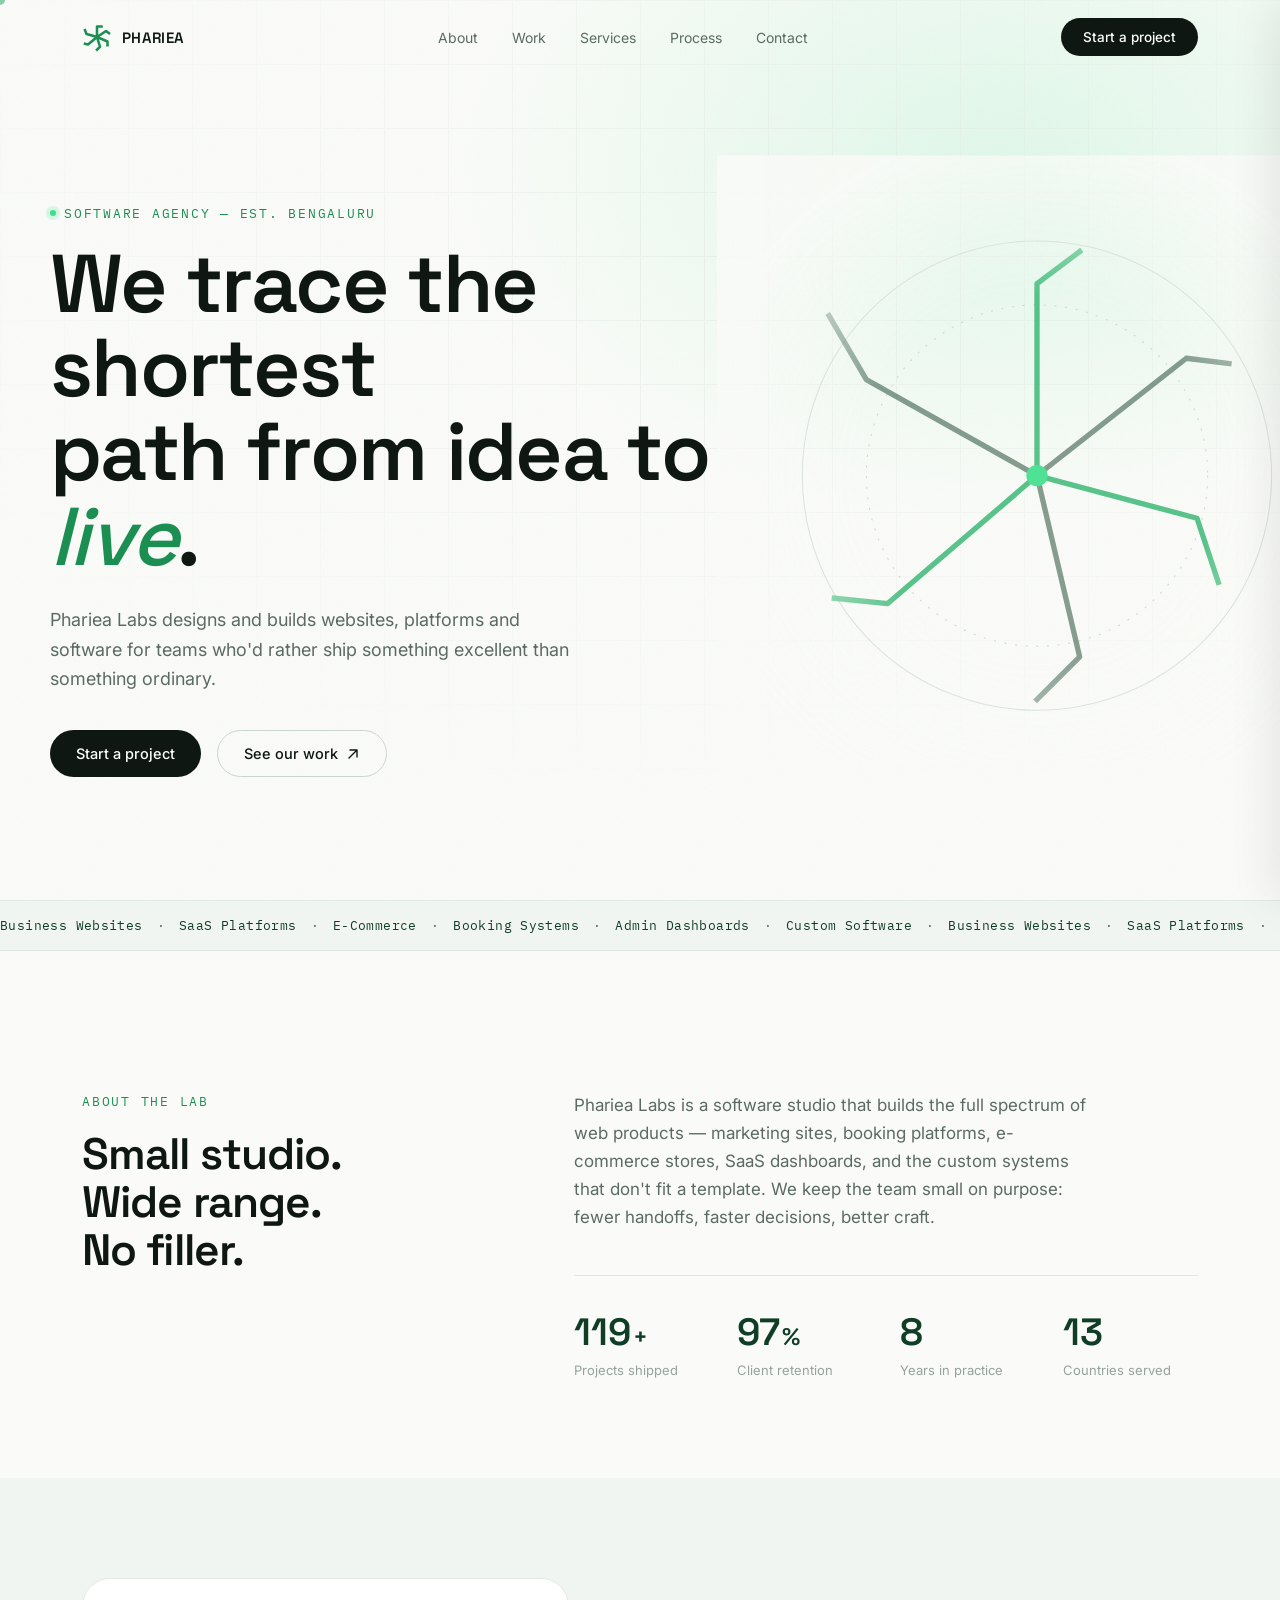
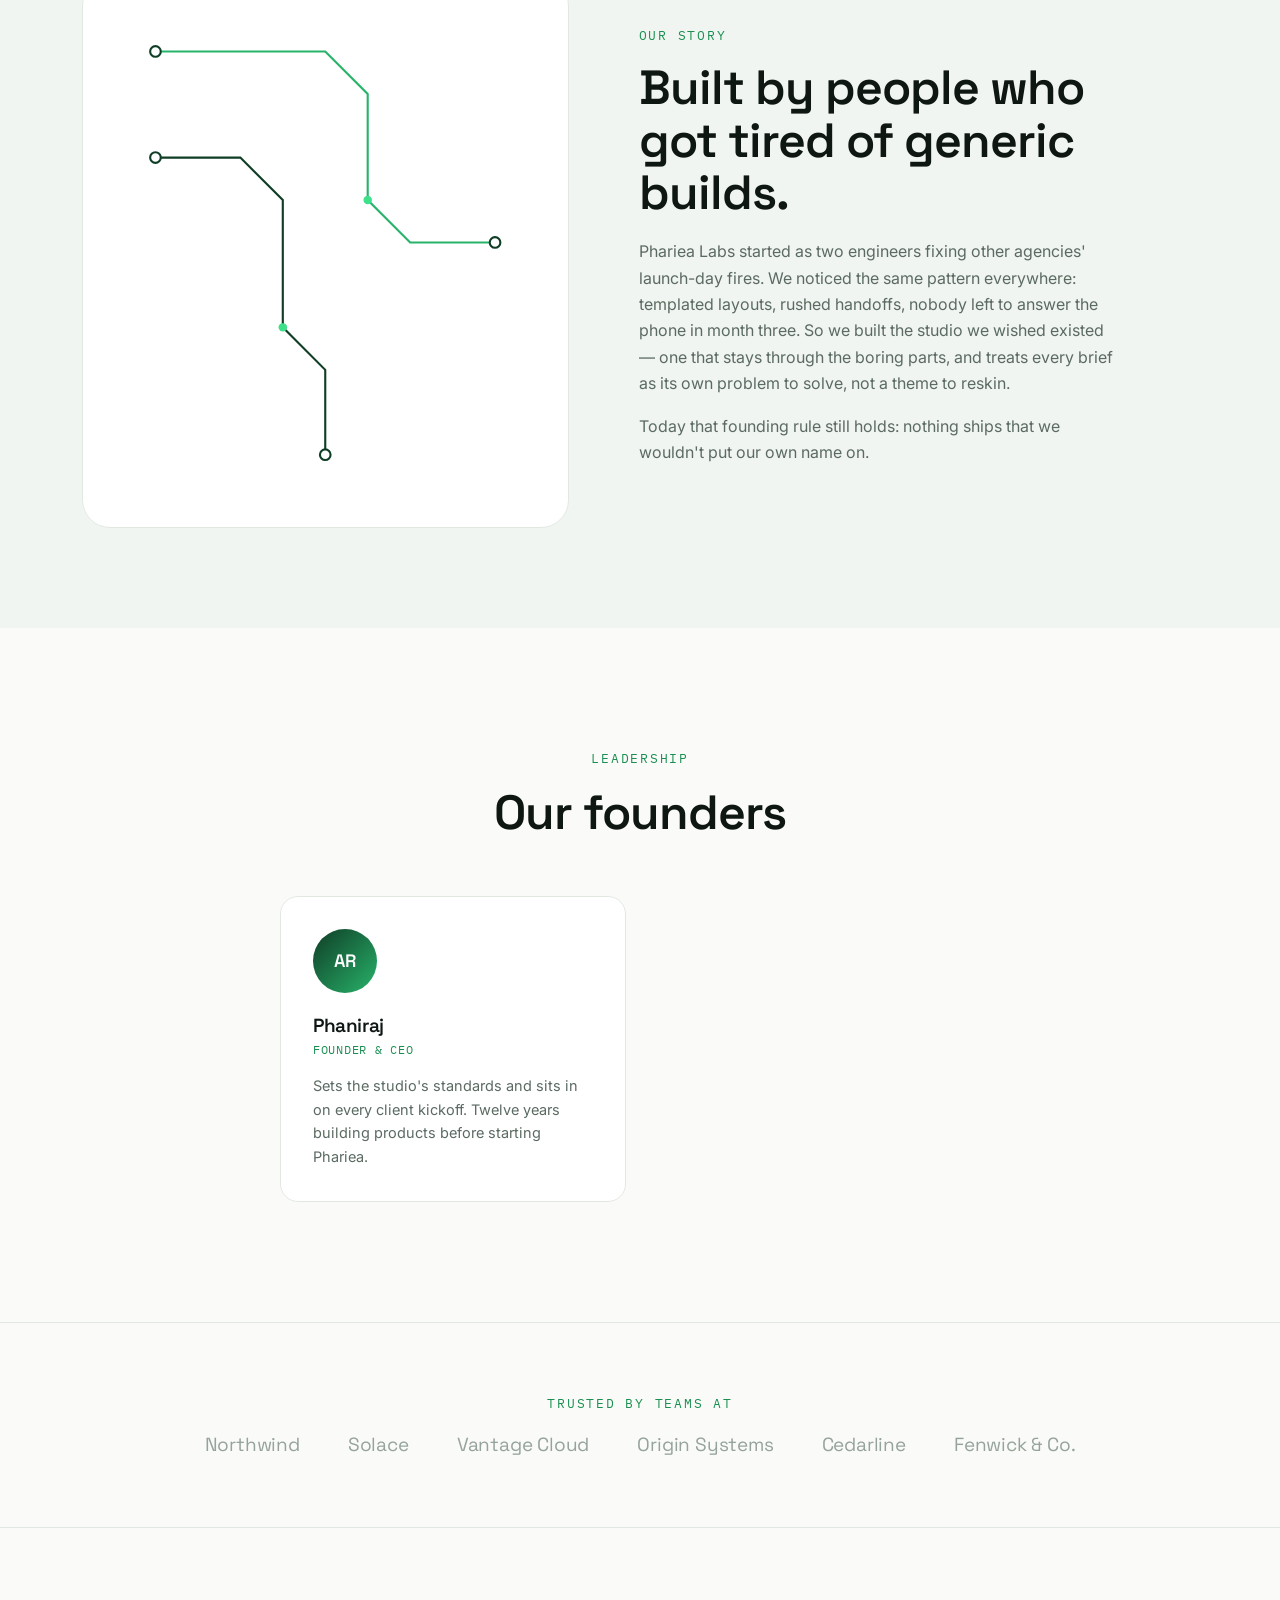
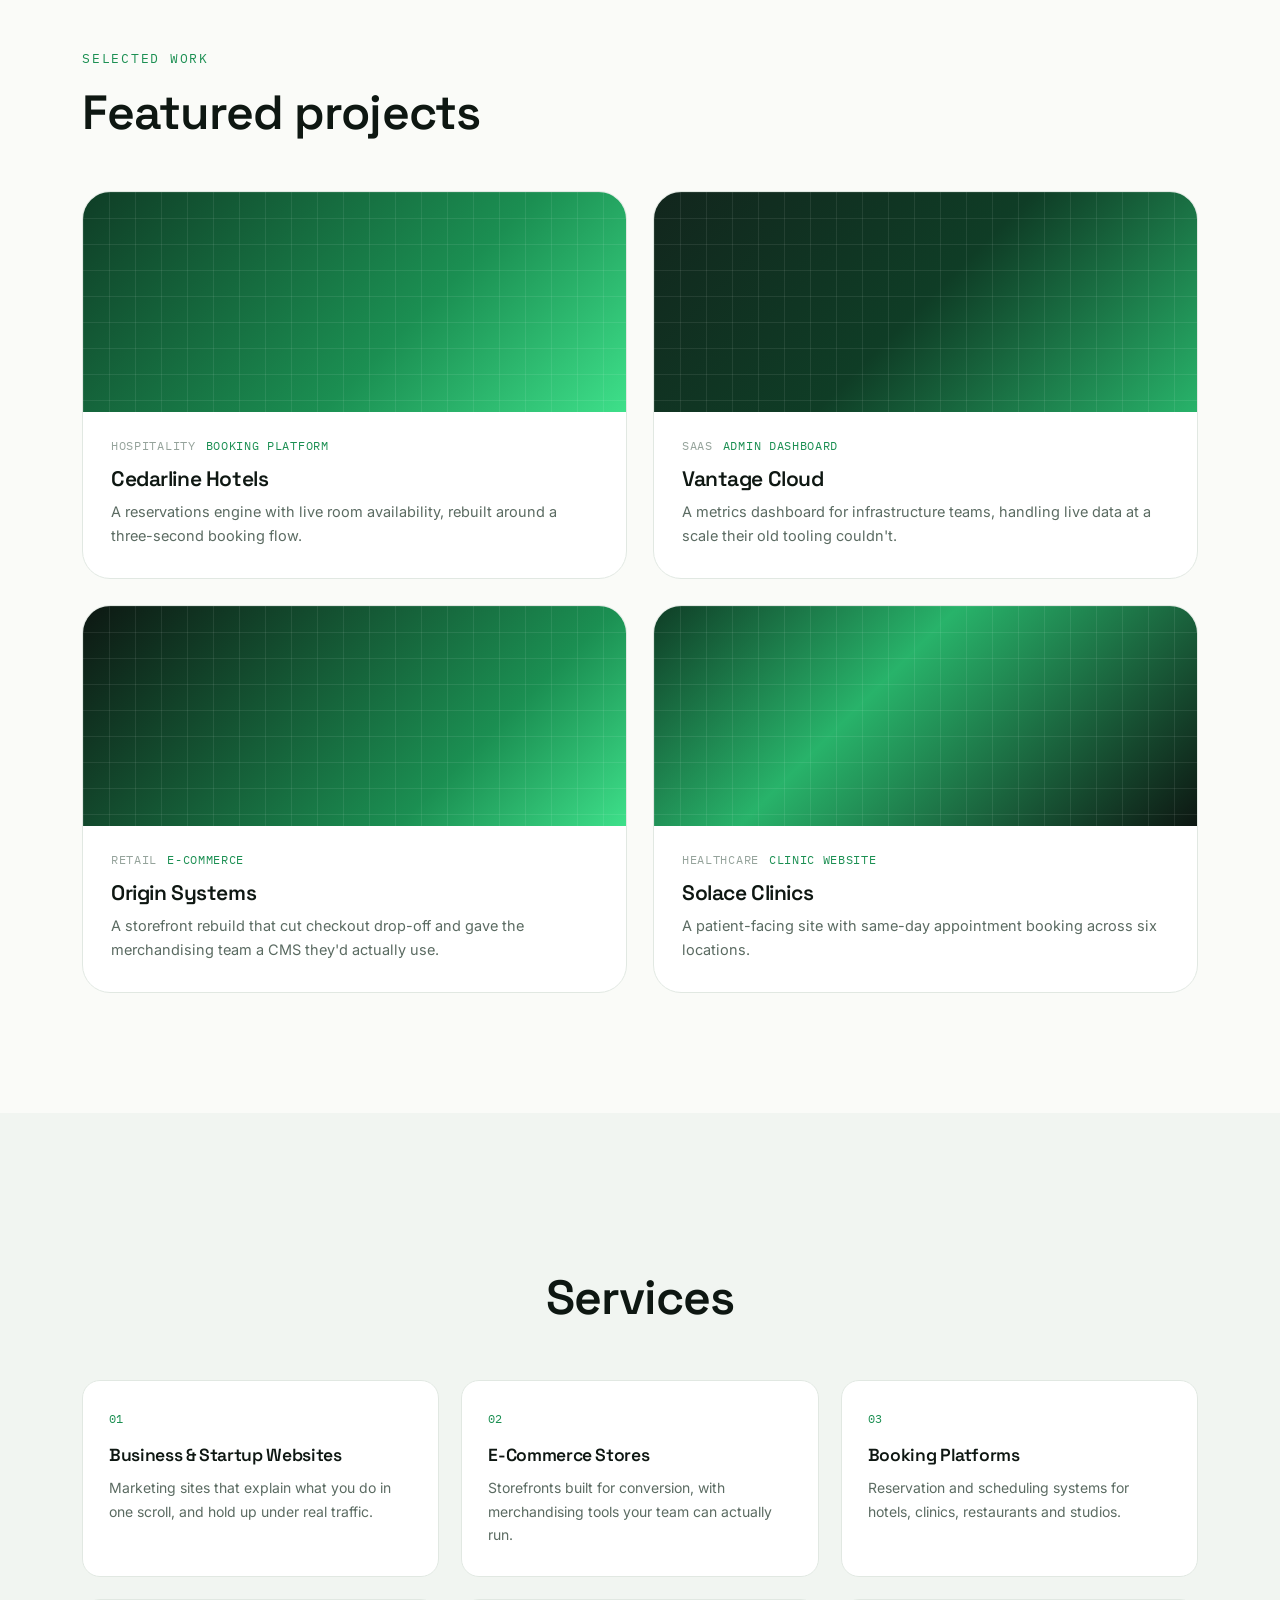
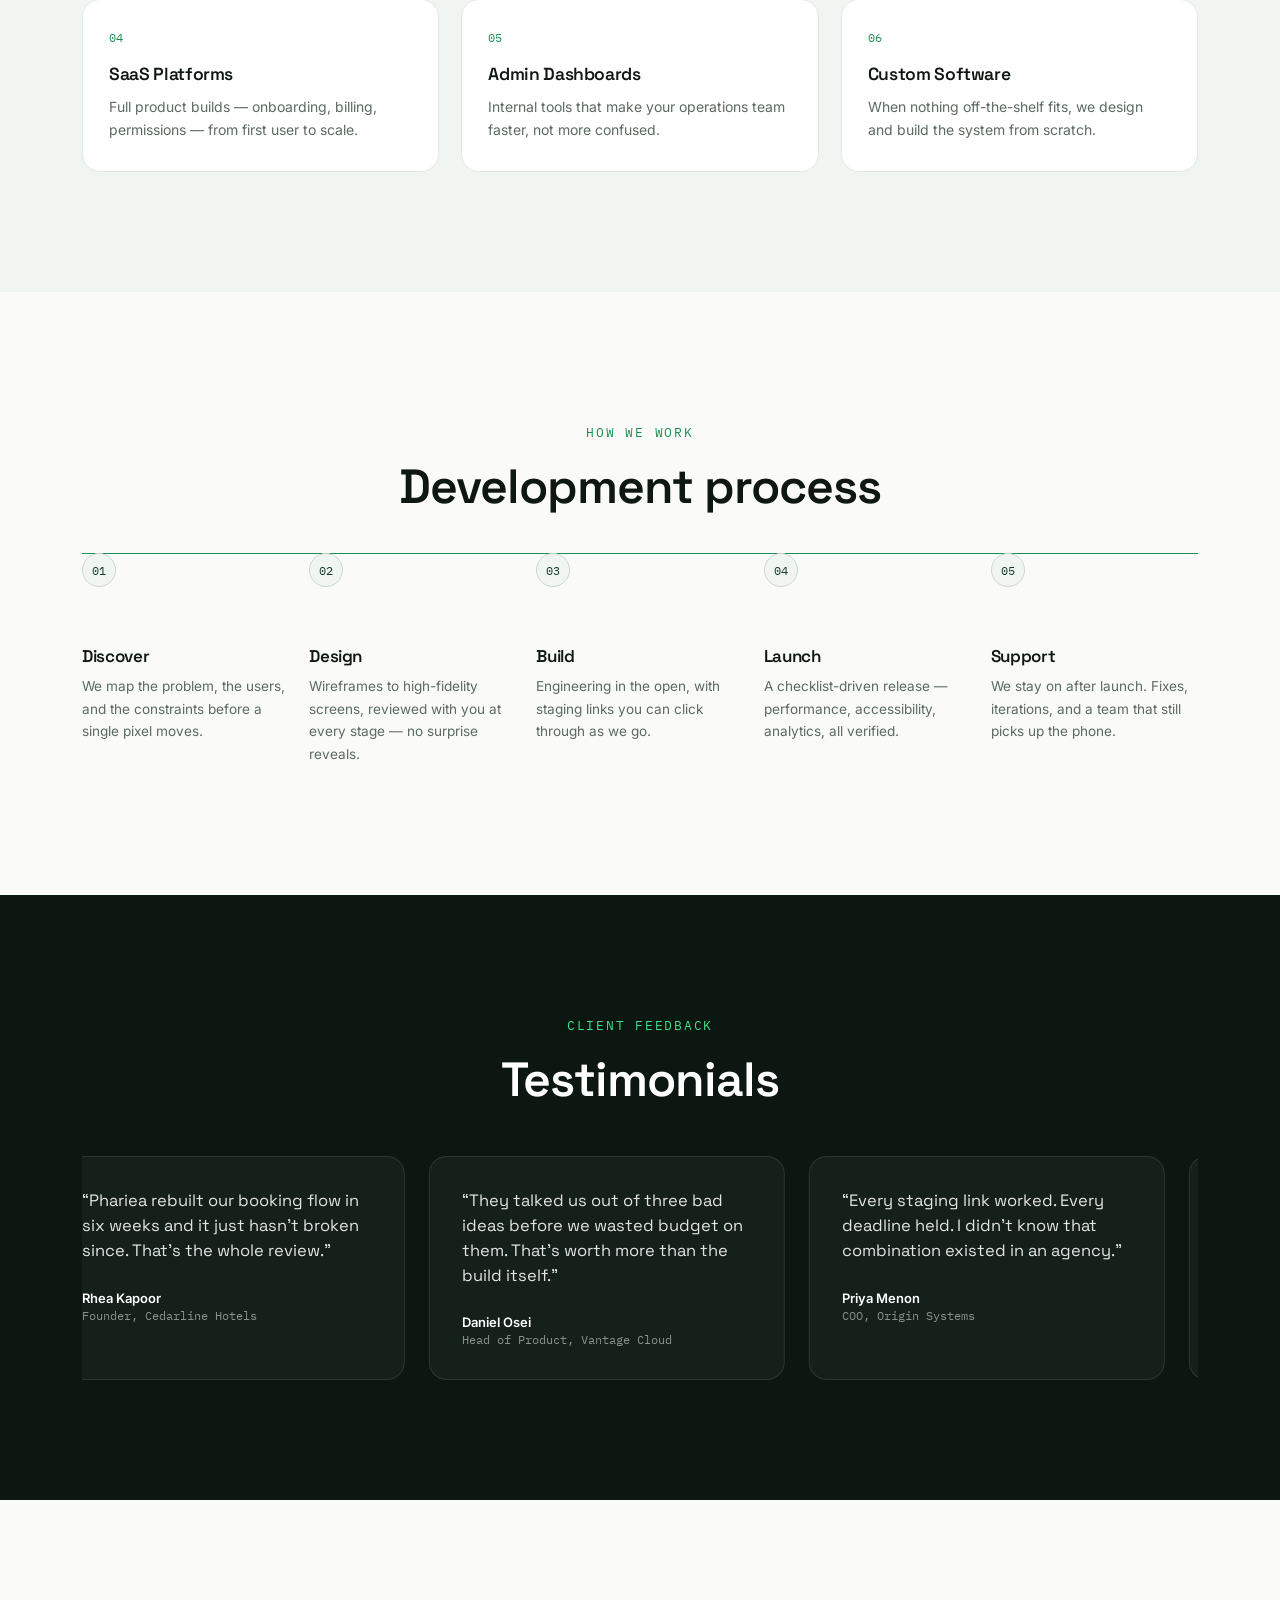
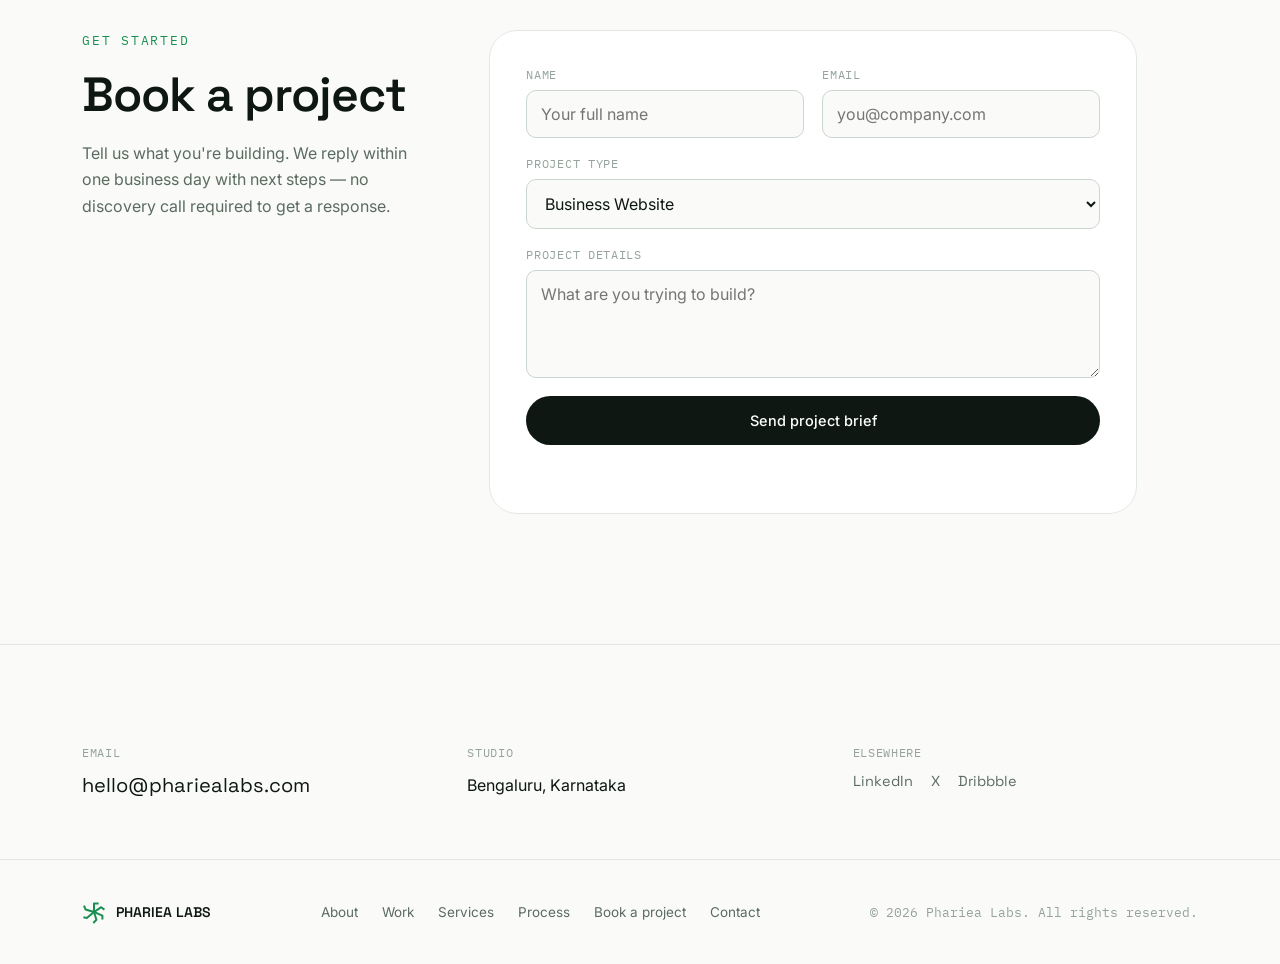
<file: index.html>
<!DOCTYPE html>
<html lang="en">
<head>
<meta charset="UTF-8">
<meta name="viewport" content="width=device-width, initial-scale=1.0">
<title>Phariea Labs — Software, built with precision</title>
<link rel="preconnect" href="https://fonts.googleapis.com">
<link href="https://fonts.googleapis.com/css2?family=Space+Grotesk:wght@400;500;600;700&family=Inter:wght@400;500;600&family=IBM+Plex+Mono:wght@400;500&display=swap" rel="stylesheet">
<link rel="stylesheet" href="style.css">
</head>
<body>

<div class="grain"></div>
<div class="cursor-dot" id="cursorDot"></div>

<!-- NAV -->
<nav class="navbar" id="navbar">
  <div class="nav-inner">
    <a href="#top" class="nav-logo">
      <svg viewBox="0 0 40 40" class="logo-mark" aria-hidden="true">
        <g class="logo-blades">
          <path d="M20 20 L20 6 L26 6" class="blade b1"/>
          <path d="M20 20 L32 12 L36 15" class="blade b2"/>
          <path d="M20 20 L34 26 L34 31" class="blade b3"/>
          <path d="M20 20 L24 33 L20 37" class="blade b4"/>
          <path d="M20 20 L8 30 L4 29" class="blade b5"/>
          <path d="M20 20 L6 16 L4 11" class="blade b6"/>
        </g>
      </svg>
      <span>PHARIEA</span>
    </a>
    <ul class="nav-links">
      <li><a href="#about" data-nav>About</a></li>
      <li><a href="#work" data-nav>Work</a></li>
      <li><a href="#services" data-nav>Services</a></li>
      <li><a href="#process" data-nav>Process</a></li>
      <li><a href="#contact" data-nav>Contact</a></li>
    </ul>
    <a href="#book" class="btn btn-nav">
      <span>Start a project</span>
    </a>
    <button class="nav-burger" id="navBurger" aria-label="Toggle menu"><span></span><span></span><span></span></button>
  </div>
</nav>

<div class="mobile-menu" id="mobileMenu">
  <a href="#about" data-nav>About</a>
  <a href="#work" data-nav>Work</a>
  <a href="#services" data-nav>Services</a>
  <a href="#process" data-nav>Process</a>
  <a href="#contact" data-nav>Contact</a>
  <a href="#book" class="btn btn-primary" data-nav>Start a project</a>
</div>

<!-- HERO -->
<header class="hero" id="top">
  <div class="hero-grid" aria-hidden="true"></div>
  <div class="hero-inner">
    <p class="eyebrow reveal"><span class="dot-live"></span>Software agency — est. Bengaluru</p>
    <h1 class="hero-title">
      <span class="line reveal">We trace the shortest</span>
      <span class="line reveal">path from idea to <em>live</em>.</span>
    </h1>
    <p class="hero-sub reveal">Phariea Labs designs and builds websites, platforms and software for teams who'd rather ship something excellent than something ordinary.</p>
    <div class="hero-cta reveal">
      <a href="#book" class="btn btn-primary shine"><span>Start a project</span></a>
      <a href="#work" class="btn btn-ghost">
        <span>See our work</span>
        <svg width="14" height="14" viewBox="0 0 14 14" fill="none"><path d="M3 11L11 3M11 3H4M11 3V10" stroke="currentColor" stroke-width="1.4" stroke-linecap="round" stroke-linejoin="round"/></svg>
      </a>
    </div>
  </div>

  <div class="hero-rig" aria-hidden="true">
    <svg viewBox="0 0 600 600" class="rig-svg">
      <circle cx="300" cy="300" r="220" class="rig-ring ring-1"/>
      <circle cx="300" cy="300" r="160" class="rig-ring ring-2"/>
      <g class="rig-blades">
        <path d="M300 300 L300 120 L340 90" class="rblade"/>
        <path d="M300 300 L440 190 L480 195" class="rblade"/>
        <path d="M300 300 L450 340 L470 400" class="rblade"/>
        <path d="M300 300 L340 470 L300 510" class="rblade"/>
        <path d="M300 300 L160 420 L110 415" class="rblade"/>
        <path d="M300 300 L140 210 L105 150" class="rblade"/>
      </g>
      <circle cx="300" cy="300" r="10" class="rig-core"/>
    </svg>
  </div>

  <div class="scroll-cue reveal"><span></span>Scroll</div>
</header>

<!-- MARQUEE -->
<div class="marquee-strip">
  <div class="marquee-track">
    <span>Business Websites</span><span>·</span><span>SaaS Platforms</span><span>·</span><span>E-Commerce</span><span>·</span><span>Booking Systems</span><span>·</span><span>Admin Dashboards</span><span>·</span><span>Custom Software</span><span>·</span>
    <span>Business Websites</span><span>·</span><span>SaaS Platforms</span><span>·</span><span>E-Commerce</span><span>·</span><span>Booking Systems</span><span>·</span><span>Admin Dashboards</span><span>·</span><span>Custom Software</span><span>·</span>
  </div>
</div>

<!-- ABOUT -->
<section class="about" id="about">
  <div class="section-inner about-grid">
    <div class="about-head">
      <p class="eyebrow reveal">About the lab</p>
      <h2 class="reveal blur-in">Small studio.<br>Wide range.<br>No filler.</h2>
    </div>
    <div class="about-body">
      <p class="reveal">Phariea Labs is a software studio that builds the full spectrum of web products — marketing sites, booking platforms, e-commerce stores, SaaS dashboards, and the custom systems that don't fit a template. We keep the team small on purpose: fewer handoffs, faster decisions, better craft.</p>
      <div class="stat-row">
        <div class="stat reveal">
          <span class="stat-num" data-count="120">0</span><span class="stat-suffix">+</span>
          <span class="stat-label">Projects shipped</span>
        </div>
        <div class="stat reveal">
          <span class="stat-num" data-count="98">0</span><span class="stat-suffix">%</span>
          <span class="stat-label">Client retention</span>
        </div>
        <div class="stat reveal">
          <span class="stat-num" data-count="9">0</span>
          <span class="stat-label">Years in practice</span>
        </div>
        <div class="stat reveal">
          <span class="stat-num" data-count="14">0</span>
          <span class="stat-label">Countries served</span>
        </div>
      </div>
    </div>
  </div>
</section>

<!-- OUR STORY -->
<section class="story" id="story">
  <div class="section-inner story-grid">
    <div class="story-visual reveal">
      <svg viewBox="0 0 400 460" class="story-trace">
        <path d="M40 40 L200 40 L240 80 L240 180 L280 220 L360 220" class="trace-path tp1"/>
        <path d="M40 140 L120 140 L160 180 L160 300 L200 340 L200 420" class="trace-path tp2"/>
        <circle cx="40" cy="40" r="5" class="node"/>
        <circle cx="360" cy="220" r="5" class="node"/>
        <circle cx="40" cy="140" r="5" class="node"/>
        <circle cx="200" cy="420" r="5" class="node"/>
        <circle cx="240" cy="180" r="4" class="node node-fill"/>
        <circle cx="160" cy="300" r="4" class="node node-fill"/>
      </svg>
    </div>
    <div class="story-copy">
      <p class="eyebrow reveal">Our story</p>
      <h2 class="reveal blur-in">Built by people who got tired of generic builds.</h2>
      <p class="reveal">Phariea Labs started as two engineers fixing other agencies' launch-day fires. We noticed the same pattern everywhere: templated layouts, rushed handoffs, nobody left to answer the phone in month three. So we built the studio we wished existed — one that stays through the boring parts, and treats every brief as its own problem to solve, not a theme to reskin.</p>
      <p class="reveal">Today that founding rule still holds: nothing ships that we wouldn't put our own name on.</p>
    </div>
  </div>
</section>

<!-- FOUNDERS -->
<section class="founders" id="founders">
  <div class="section-inner">
    <p class="eyebrow reveal center">Leadership</p>
    <h2 class="reveal blur-in center">Our founders</h2>
    <div class="founders-grid">
      <div class="founder-card reveal tilt-card">
        <div class="founder-photo" data-initials="AR"></div>
        <h3>Phaniraj</h3>
        <p class="founder-role">Founder &amp; CEO</p>
        <p class="founder-bio">Sets the studio's standards and sits in on every client kickoff. Twelve years building products before starting Phariea.</p>
      </div>
      <!-- <div class="founder-card reveal tilt-card">
        <div class="founder-photo" data-initials="MI"></div>
        <h3>Meera Iyer</h3>
        <p class="founder-role">Co-Founder &amp; CTO</p>
        <p class="founder-bio">Owns architecture and engineering quality. Previously led platform teams at two Bengaluru startups.</p>
      </div> -->
    </div>
  </div>
</section>

<!-- PARTNERS -->
<section class="partners" id="partners">
  <div class="section-inner">
    <p class="eyebrow reveal center">Trusted by teams at</p>
    <div class="partners-row">
      <span class="reveal">Northwind</span>
      <span class="reveal">Solace</span>
      <span class="reveal">Vantage Cloud</span>
      <span class="reveal">Origin Systems</span>
      <span class="reveal">Cedarline</span>
      <span class="reveal">Fenwick &amp; Co.</span>
    </div>
  </div>
</section>

<!-- FEATURED PROJECTS -->
<section class="work" id="work">
  <div class="section-inner">
    <div class="work-head">
      <p class="eyebrow reveal">Selected work</p>
      <h2 class="reveal blur-in">Featured projects</h2>
    </div>
    <div class="work-list">
      <article class="work-card reveal">
        <div class="work-media wm-1"></div>
        <div class="work-info">
          <div class="work-meta"><span>Hospitality</span><span>Booking Platform</span></div>
          <h3>Cedarline Hotels</h3>
          <p>A reservations engine with live room availability, rebuilt around a three-second booking flow.</p>
        </div>
      </article>
      <article class="work-card reveal">
        <div class="work-media wm-2"></div>
        <div class="work-info">
          <div class="work-meta"><span>SaaS</span><span>Admin Dashboard</span></div>
          <h3>Vantage Cloud</h3>
          <p>A metrics dashboard for infrastructure teams, handling live data at a scale their old tooling couldn't.</p>
        </div>
      </article>
      <article class="work-card reveal">
        <div class="work-media wm-3"></div>
        <div class="work-info">
          <div class="work-meta"><span>Retail</span><span>E-Commerce</span></div>
          <h3>Origin Systems</h3>
          <p>A storefront rebuild that cut checkout drop-off and gave the merchandising team a CMS they'd actually use.</p>
        </div>
      </article>
      <article class="work-card reveal">
        <div class="work-media wm-4"></div>
        <div class="work-info">
          <div class="work-meta"><span>Healthcare</span><span>Clinic Website</span></div>
          <h3>Solace Clinics</h3>
          <p>A patient-facing site with same-day appointment booking across six locations.</p>
        </div>
      </article>
    </div>
  </div>
</section>

<!-- SERVICES -->
<section class="services" id="services">
  <div class="section-inner">
    <p class="eyebrow reveal center">What we build</p>
    <h2 class="reveal blur-in center">Services</h2>
    <div class="services-grid">
      <div class="service-card reveal">
        <span class="service-mark">01</span>
        <h3>Business &amp; Startup Websites</h3>
        <p>Marketing sites that explain what you do in one scroll, and hold up under real traffic.</p>
      </div>
      <div class="service-card reveal">
        <span class="service-mark">02</span>
        <h3>E-Commerce Stores</h3>
        <p>Storefronts built for conversion, with merchandising tools your team can actually run.</p>
      </div>
      <div class="service-card reveal">
        <span class="service-mark">03</span>
        <h3>Booking Platforms</h3>
        <p>Reservation and scheduling systems for hotels, clinics, restaurants and studios.</p>
      </div>
      <div class="service-card reveal">
        <span class="service-mark">04</span>
        <h3>SaaS Platforms</h3>
        <p>Full product builds — onboarding, billing, permissions — from first user to scale.</p>
      </div>
      <div class="service-card reveal">
        <span class="service-mark">05</span>
        <h3>Admin Dashboards</h3>
        <p>Internal tools that make your operations team faster, not more confused.</p>
      </div>
      <div class="service-card reveal">
        <span class="service-mark">06</span>
        <h3>Custom Software</h3>
        <p>When nothing off-the-shelf fits, we design and build the system from scratch.</p>
      </div>
    </div>
  </div>
</section>

<!-- PROCESS -->
<section class="process" id="process">
  <div class="section-inner">
    <p class="eyebrow reveal center">How we work</p>
    <h2 class="reveal blur-in center">Development process</h2>
    <div class="process-rail">
      <div class="rail-line" id="railLine"><div class="rail-fill" id="railFill"></div></div>
      <div class="process-step reveal">
        <span class="step-num">01</span>
        <h3>Discover</h3>
        <p>We map the problem, the users, and the constraints before a single pixel moves.</p>
      </div>
      <div class="process-step reveal">
        <span class="step-num">02</span>
        <h3>Design</h3>
        <p>Wireframes to high-fidelity screens, reviewed with you at every stage — no surprise reveals.</p>
      </div>
      <div class="process-step reveal">
        <span class="step-num">03</span>
        <h3>Build</h3>
        <p>Engineering in the open, with staging links you can click through as we go.</p>
      </div>
      <div class="process-step reveal">
        <span class="step-num">04</span>
        <h3>Launch</h3>
        <p>A checklist-driven release — performance, accessibility, analytics, all verified.</p>
      </div>
      <div class="process-step reveal">
        <span class="step-num">05</span>
        <h3>Support</h3>
        <p>We stay on after launch. Fixes, iterations, and a team that still picks up the phone.</p>
      </div>
    </div>
  </div>
</section>

<!-- TESTIMONIALS -->
<section class="testimonials" id="testimonials">
  <div class="section-inner">
    <p class="eyebrow reveal center">Client feedback</p>
    <h2 class="reveal blur-in center">Testimonials</h2>
    <div class="testi-track-wrap reveal">
      <div class="testi-track" id="testiTrack">
        <div class="testi-card">
          <p>“Phariea rebuilt our booking flow in six weeks and it just hasn't broken since. That's the whole review.”</p>
          <div class="testi-who"><span>Rhea Kapoor</span><span>Founder, Cedarline Hotels</span></div>
        </div>
        <div class="testi-card">
          <p>“They talked us out of three bad ideas before we wasted budget on them. That's worth more than the build itself.”</p>
          <div class="testi-who"><span>Daniel Osei</span><span>Head of Product, Vantage Cloud</span></div>
        </div>
        <div class="testi-card">
          <p>“Every staging link worked. Every deadline held. I didn't know that combination existed in an agency.”</p>
          <div class="testi-who"><span>Priya Menon</span><span>COO, Origin Systems</span></div>
        </div>
      </div>
    </div>
  </div>
</section>

<!-- BOOK A PROJECT -->
<section class="book" id="book">
  <div class="section-inner book-grid">
    <div class="book-head">
      <p class="eyebrow reveal">Get started</p>
      <h2 class="reveal blur-in">Book a project</h2>
      <p class="reveal book-sub">Tell us what you're building. We reply within one business day with next steps — no discovery call required to get a response.</p>
    </div>
    <form class="book-form reveal" id="bookForm">
      <div class="form-row">
        <div class="field">
          <label for="bf-name">Name</label>
          <input type="text" id="bf-name" placeholder="Your full name" required>
        </div>
        <div class="field">
          <label for="bf-email">Email</label>
          <input type="email" id="bf-email" placeholder="you@company.com" required>
        </div>
      </div>
      <div class="field">
        <label for="bf-type">Project type</label>
        <select id="bf-type">
          <option>Business Website</option>
          <option>E-Commerce Store</option>
          <option>Booking Platform</option>
          <option>SaaS Platform</option>
          <option>Admin Dashboard</option>
          <option>Custom Software</option>
        </select>
      </div>
      <div class="field">
        <label for="bf-msg">Project details</label>
        <textarea id="bf-msg" rows="4" placeholder="What are you trying to build?"></textarea>
      </div>
      <button type="submit" class="btn btn-primary shine full"><span>Send project brief</span></button>
      <p class="form-note" id="formNote"></p>
    </form>
  </div>
</section>

<!-- CONTACT -->
<section class="contact" id="contact">
  <div class="section-inner contact-grid">
    <div class="contact-block reveal">
      <span class="contact-label">Email</span>
      <a href="mailto:hello@phariealabs.com">hello@phariealabs.com</a>
    </div>
    <div class="contact-block reveal">
      <span class="contact-label">Studio</span>
      <p>Bengaluru, Karnataka</p>
    </div>
    <div class="contact-block reveal">
      <span class="contact-label">Elsewhere</span>
      <div class="contact-links">
        <a href="#">LinkedIn</a><a href="#">X</a><a href="#">Dribbble</a>
      </div>
    </div>
  </div>
</section>

<!-- FOOTER -->
<footer class="footer">
  <div class="section-inner footer-grid">
    <div class="footer-brand">
      <svg viewBox="0 0 40 40" class="logo-mark" aria-hidden="true">
        <g class="logo-blades">
          <path d="M20 20 L20 6 L26 6" class="blade b1"/>
          <path d="M20 20 L32 12 L36 15" class="blade b2"/>
          <path d="M20 20 L34 26 L34 31" class="blade b3"/>
          <path d="M20 20 L24 33 L20 37" class="blade b4"/>
          <path d="M20 20 L8 30 L4 29" class="blade b5"/>
          <path d="M20 20 L6 16 L4 11" class="blade b6"/>
        </g>
      </svg>
      <span>PHARIEA LABS</span>
    </div>
    <nav class="footer-nav">
      <a href="#about">About</a><a href="#work">Work</a><a href="#services">Services</a><a href="#process">Process</a><a href="#book">Book a project</a><a href="#contact">Contact</a>
    </nav>
    <p class="footer-copy">© 2026 Phariea Labs. All rights reserved.</p>
  </div>
</footer>

<script src="script.js"></script>
</body>
</html>
</file>
<file: style.css>
*{margin:0;padding:0;box-sizing:border-box;}
:root{
  --bg:#FAFBF8;
  --bg-soft:#F1F5F1;
  --bg-deep:#0D1712;
  --ink:#0E1712;
  --ink-soft:#5B6B62;
  --ink-faint:#95A39B;
  --line:#E1E8E2;
  --line-strong:#CBD6CE;
  --green-deep:#0F3D26;
  --green:#1B8F52;
  --green-mid:#28B36A;
  --green-bright:#3EE08A;
  --white:#FFFFFF;
  --radius-s:10px;
  --radius-m:18px;
  --radius-l:28px;
  --ease:cubic-bezier(.16,.84,.28,1);
  --font-display:'Space Grotesk',sans-serif;
  --font-body:'Inter',sans-serif;
  --font-mono:'IBM Plex Mono',monospace;
}
html{scroll-behavior:smooth;}
body{font-family:var(--font-body);background:var(--bg);color:var(--ink);overflow-x:hidden;-webkit-font-smoothing:antialiased;}
img,svg{display:block;max-width:100%;}
a{color:inherit;text-decoration:none;}
ul{list-style:none;}
button,input,select,textarea{font-family:inherit;font-size:inherit;color:inherit;}
::selection{background:var(--green-mid);color:var(--white);}
.section-inner{max-width:1180px;margin:0 auto;padding:0 32px;}

/* grain overlay */
.grain{position:fixed;inset:0;pointer-events:none;z-index:999;opacity:.025;background-image:url("data:image/svg+xml,%3Csvg xmlns='http://www.w3.org/2000/svg' width='120' height='120'%3E%3Cfilter id='n'%3E%3CfeTurbulence type='fractalNoise' baseFrequency='0.9' numOctaves='2' stitchTiles='stitch'/%3E%3C/filter%3E%3Crect width='100%25' height='100%25' filter='url(%23n)'/%3E%3C/svg%3E");mix-blend-mode:multiply;}

.cursor-dot{position:fixed;width:10px;height:10px;border-radius:50%;background:var(--green-mid);pointer-events:none;z-index:998;transform:translate(-50%,-50%);transition:width .25s var(--ease),height .25s var(--ease),opacity .25s;opacity:0;mix-blend-mode:multiply;}
@media(hover:hover){.cursor-dot{opacity:.55;}}

/* reveal animation base */
.reveal{opacity:0;transform:translateY(28px);filter:blur(0px);transition:opacity .8s var(--ease),transform .8s var(--ease);}
.reveal.in{opacity:1;transform:translateY(0);}
.blur-in{filter:blur(10px);transition:opacity .9s var(--ease),transform .9s var(--ease),filter .9s var(--ease);}
.blur-in.in{filter:blur(0);}

/* eyebrow */
.eyebrow{font-family:var(--font-mono);font-size:12.5px;letter-spacing:.14em;text-transform:uppercase;color:var(--green);display:flex;align-items:center;gap:8px;margin-bottom:18px;}
.eyebrow.center{justify-content:center;}
.dot-live{width:6px;height:6px;border-radius:50%;background:var(--green-bright);box-shadow:0 0 0 4px rgba(62,224,138,.18);animation:pulse 2.2s ease-in-out infinite;}
@keyframes pulse{0%,100%{opacity:1;}50%{opacity:.4;}}

h1,h2,h3{font-family:var(--font-display);font-weight:600;letter-spacing:-.02em;color:var(--ink);}
h2{font-size:clamp(30px,4vw,48px);line-height:1.1;margin-bottom:18px;}
h2.center{text-align:center;margin-left:auto;margin-right:auto;}
p{color:var(--ink-soft);line-height:1.65;font-size:16px;}

/* buttons */
.btn{position:relative;display:inline-flex;align-items:center;gap:8px;padding:14px 26px;border-radius:999px;font-size:14.5px;font-weight:500;cursor:pointer;border:none;overflow:hidden;transition:transform .35s var(--ease),box-shadow .35s var(--ease);}
.btn span{position:relative;z-index:2;}
.btn-primary{background:var(--ink);color:var(--white);}
.btn-primary:hover{transform:translateY(-2px);box-shadow:0 12px 28px -10px rgba(15,61,38,.45);}
.btn-ghost{background:transparent;color:var(--ink);border:1px solid var(--line-strong);}
.btn-ghost:hover{border-color:var(--green);color:var(--green-deep);transform:translateY(-2px);}
.btn-nav{background:var(--ink);color:var(--white);padding:11px 22px;font-size:13.5px;}
.btn.full{width:100%;justify-content:center;padding:16px;}
.shine::after{content:'';position:absolute;top:0;left:-60%;width:40%;height:100%;background:linear-gradient(120deg,transparent,rgba(255,255,255,.35),transparent);transform:skewX(-20deg);transition:left .7s ease;}
.shine:hover::after{left:120%;}

/* NAVBAR */
.navbar{position:fixed;top:0;left:0;right:0;z-index:200;padding:18px 0;transition:padding .4s var(--ease),background .4s var(--ease),box-shadow .4s var(--ease);}
.navbar.scrolled{padding:10px 0;background:rgba(250,251,248,.78);backdrop-filter:blur(16px) saturate(140%);box-shadow:0 1px 0 var(--line);}
.nav-inner{max-width:1180px;margin:0 auto;padding:0 32px;display:flex;align-items:center;justify-content:space-between;gap:24px;}
.nav-logo{display:flex;align-items:center;gap:10px;font-family:var(--font-display);font-weight:600;font-size:15px;letter-spacing:.02em;}
.nav-logo b{font-weight:700;color:var(--green-deep);}
.logo-mark{width:30px;height:30px;}
.blade{fill:none;stroke:var(--green);stroke-width:3.4;stroke-linecap:square;stroke-linejoin:round;}
/* .logo-blades{transform-origin:20px 20px;animation:spin-slow 26s linear infinite;} */
@keyframes spin-slow{to{transform:rotate(360deg);}}
.nav-links{display:flex;gap:34px;font-size:14px;}
.nav-links a{position:relative;color:var(--ink-soft);transition:color .3s;}
.nav-links a::after{content:'';position:absolute;left:0;bottom:-4px;width:0;height:1px;background:var(--green);transition:width .3s var(--ease);}
.nav-links a:hover{color:var(--ink);}
.nav-links a:hover::after{width:100%;}
.nav-burger{display:none;flex-direction:column;gap:5px;background:none;border:none;cursor:pointer;padding:4px;}
.nav-burger span{width:22px;height:1.6px;background:var(--ink);transition:all .3s var(--ease);}
.mobile-menu{position:fixed;top:0;right:0;height:100vh;width:78%;max-width:320px;background:var(--bg);z-index:250;display:flex;flex-direction:column;gap:26px;padding:100px 36px;transform:translateX(100%);transition:transform .5s var(--ease);box-shadow:-10px 0 40px rgba(0,0,0,.08);}
.mobile-menu.open{transform:translateX(0);}
.mobile-menu a{font-family:var(--font-display);font-size:20px;color:var(--ink);}

/* HERO */
.hero{position:relative;min-height:100vh;display:flex;flex-direction:column;justify-content:center;padding:140px 32px 60px;overflow:hidden;background:radial-gradient(ellipse 900px 600px at 78% 18%,rgba(62,224,138,.14),transparent 60%),var(--bg);}
.hero-grid{position:absolute;inset:0;background-image:linear-gradient(var(--line) 1px,transparent 1px),linear-gradient(90deg,var(--line) 1px,transparent 1px);background-size:64px 64px;mask-image:radial-gradient(ellipse 70% 60% at 60% 30%,black,transparent);opacity:.6;}
.hero-inner{position:relative;z-index:2;max-width:680px;margin-left:auto;margin-right:auto;text-align:left;width:100%;max-width:1180px;padding:0;}
.hero-title{font-size:clamp(42px,6.4vw,84px);line-height:1.03;margin:10px 0 26px;max-width:820px;}
.hero-title .line{display:block;overflow:hidden;}
.hero-title em{font-style:italic;color:var(--green);font-weight:500;}
.hero-sub{font-size:18px;max-width:520px;margin-bottom:36px;}
.hero-cta{display:flex;gap:16px;flex-wrap:wrap;}
.hero-cta .btn-ghost svg{transition:transform .3s var(--ease);}
.hero-cta .btn-ghost:hover svg{transform:translate(2px,-2px);}

.hero-rig{position:absolute;right:-6%;top:50%;transform:translateY(-46%);width:640px;height:640px;z-index:1;opacity:.9;}
.rig-svg{width:100%;height:100%;}
.rig-ring{fill:none;stroke:var(--line-strong);stroke-width:1;}
.ring-2{stroke-dasharray:2 8;}
.rig-blades{transform-origin:300px 300px;animation:spin-slow2 40s linear infinite;}
@keyframes spin-slow2{to{transform:rotate(360deg);}}
.rblade{fill:none;stroke:var(--green-mid);stroke-width:5;stroke-linecap:square;stroke-linejoin:round;opacity:.85;}
.rblade:nth-child(2n){stroke:var(--green-deep);opacity:.55;}
.rig-core{fill:var(--green-bright);}
.hero-rig::after{content:'';position:absolute;inset:0;background:radial-gradient(circle,transparent 40%,var(--bg) 78%);}
@media(min-width:900px){.hero-rig{animation:float 8s ease-in-out infinite;}}
@keyframes float{0%,100%{transform:translateY(-46%);}50%{transform:translateY(-52%);}}

.scroll-cue{position:absolute;bottom:34px;left:32px;display:flex;justify-content:center;align-items:center;gap:10px;font-family:var(--font-mono);font-size:11.5px;letter-spacing:.1em;text-transform:uppercase;color:var(--ink-faint);}
.scroll-cue span{width:1px;height:26px;background:var(--line-strong);position:relative;overflow:hidden;}
.scroll-cue span::after{content:'';position:absolute;top:-100%;left:0;width:100%;height:100%;background:var(--green);animation:scrolldown 1.8s ease-in-out infinite;}
@keyframes scrolldown{50%{top:0;}100%{top:100%;}}

/* MARQUEE */
.marquee-strip{border-top:1px solid var(--line);border-bottom:1px solid var(--line);background:var(--bg-soft);overflow:hidden;padding:16px 0;}
.marquee-track{display:flex;gap:14px;white-space:nowrap;width:max-content;animation:marquee 32s linear infinite;font-family:var(--font-mono);font-size:13px;color:var(--ink-soft);letter-spacing:.03em;}
.marquee-track span:nth-child(odd){color:var(--green-deep);}
@keyframes marquee{to{transform:translateX(-50%);}}

/* ABOUT */
.about{padding:140px 0 100px;}
.about-grid{display:grid;grid-template-columns:.9fr 1.3fr;gap:60px;}
.about-head h2{font-size:clamp(30px,3.6vw,44px);}
.about-body p{font-size:17px;max-width:520px;margin-bottom:44px;}
.stat-row{display:grid;grid-template-columns:repeat(4,1fr);gap:28px;border-top:1px solid var(--line);padding-top:32px;}
.stat{display:flex;flex-wrap:wrap;align-items:baseline;gap:2px;}
.stat-num{font-family:var(--font-display);font-size:38px;font-weight:600;color:var(--green-deep);}
.stat-suffix{font-family:var(--font-display);font-size:24px;font-weight:600;color:var(--green-deep);}
.stat-label{width:100%;font-size:13px;color:var(--ink-faint);margin-top:4px;}

/* STORY */
.story{padding:100px 0;background:var(--bg-soft);}
.story-grid{display:grid;grid-template-columns:1fr 1.15fr;gap:70px;align-items:center;}
.story-copy h2{max-width:460px;}
.story-copy p{max-width:480px;margin-bottom:16px;}
.story-visual{background:var(--white);border:1px solid var(--line);border-radius:var(--radius-l);padding:30px;}
.trace-path{fill:none;stroke:var(--green-mid);stroke-width:2;stroke-dasharray:520;stroke-dashoffset:520;transition:stroke-dashoffset 1.6s var(--ease);}
.story-visual.in .tp1{stroke-dashoffset:0;transition-delay:.1s;}
.story-visual.in .tp2{stroke-dashoffset:0;transition-delay:.4s;}
.tp2{stroke:var(--green-deep);}
.node{fill:var(--white);stroke:var(--green-deep);stroke-width:2;}
.node-fill{fill:var(--green-bright);stroke:none;}

/* FOUNDERS */
.founders{padding:120px 0;}
.founders-grid{display:grid;grid-template-columns:repeat(2,1fr);gap:28px;margin-top:56px;max-width:720px;margin-left:auto;margin-right:auto;}
.founder-card{background:var(--white);border:1px solid var(--line);border-radius:var(--radius-m);padding:32px;transition:transform .5s var(--ease),box-shadow .5s var(--ease),border-color .5s;}
.founder-card:hover{transform:translateY(-6px);box-shadow:0 24px 48px -20px rgba(15,61,38,.18);border-color:var(--line-strong);}
.founder-photo{width:64px;height:64px;border-radius:50%;background:linear-gradient(135deg,var(--green-deep),var(--green-mid));display:flex;align-items:center;justify-content:center;margin-bottom:20px;position:relative;}
.founder-photo::after{content:attr(data-initials);color:#fff;font-family:var(--font-display);font-weight:600;font-size:18px;letter-spacing:.02em;}
.founder-card h3{font-size:19px;margin-bottom:2px;}
.founder-role{font-family:var(--font-mono);font-size:12px;color:var(--green);text-transform:uppercase;letter-spacing:.06em;margin-bottom:14px;}
.founder-bio{font-size:14.5px;}

/* PARTNERS */
.partners{padding:70px 0;border-top:1px solid var(--line);border-bottom:1px solid var(--line);}
.partners-row{display:flex;flex-wrap:wrap;justify-content:center;gap:48px;margin-top:8px;}
.partners-row span{font-family:var(--font-display);font-size:19px;color:var(--ink-faint);letter-spacing:-.01em;transition:color .35s;}
.partners-row span:hover{color:var(--green-deep);}

/* WORK */
.work{padding:120px 0;}
.work-head{margin-bottom:52px;max-width:560px;}
.work-list{display:grid;grid-template-columns:repeat(2,1fr);gap:26px;}
.work-card{border-radius:var(--radius-l);overflow:hidden;background:var(--white);border:1px solid var(--line);transition:transform .5s var(--ease),box-shadow .5s var(--ease);}
.work-card:hover{transform:translateY(-8px);box-shadow:0 30px 60px -24px rgba(15,61,38,.22);}
.work-media{height:220px;position:relative;overflow:hidden;background-size:200% 200%;transition:background-position 1.2s var(--ease);}
.work-card:hover .work-media{background-position:100% 100%;}
.wm-1{background:linear-gradient(135deg,#0F3D26,#1B8F52 60%,#3EE08A);}
.wm-2{background:linear-gradient(135deg,#12261D,#0F3D26 50%,#28B36A);}
.wm-3{background:linear-gradient(135deg,#0D1712,#1B8F52 70%,#3EE08A);}
.wm-4{background:linear-gradient(135deg,#0F3D26,#28B36A 40%,#0D1712);}
.work-media::after{content:'';position:absolute;inset:0;background-image:linear-gradient(rgba(255,255,255,.08) 1px,transparent 1px),linear-gradient(90deg,rgba(255,255,255,.08) 1px,transparent 1px);background-size:26px 26px;}
.work-info{padding:26px 28px 30px;}
.work-meta{display:flex;gap:10px;font-family:var(--font-mono);font-size:11.5px;text-transform:uppercase;letter-spacing:.06em;color:var(--green);margin-bottom:12px;}
.work-meta span:first-child{color:var(--ink-faint);}
.work-info h3{font-size:21px;margin-bottom:8px;}
.work-info p{font-size:14.5px;}

/* SERVICES */
.services{padding:120px 0;background:var(--bg-soft);}
.services-grid{display:grid;grid-template-columns:repeat(3,1fr);gap:22px;margin-top:56px;}
.service-card{background:var(--white);border:1px solid var(--line);border-radius:var(--radius-m);padding:30px 26px;position:relative;transition:transform .45s var(--ease),border-color .45s;}
.service-card:hover{transform:translateY(-5px);border-color:var(--green-mid);}
.service-mark{font-family:var(--font-mono);font-size:12px;color:var(--green);display:block;margin-bottom:18px;}
.service-card h3{font-size:17.5px;margin-bottom:10px;}
.service-card p{font-size:14px;}

/* PROCESS */
.process{padding:130px 0;}
.process-rail{position:relative;display:grid;grid-template-columns:repeat(5,1fr);gap:20px;margin-top:70px;}
.rail-line{position:absolute;top:-30px;left:0;right:0;height:1px;background:var(--line);}
.rail-fill{height:1px;width:0;background:var(--green);transition:width 1.4s var(--ease);}
.process-step{padding-top:10px;}
.step-num{font-family:var(--font-mono);font-size:12px;color:var(--green-deep);background:var(--bg-soft);border:1px solid var(--line-strong);width:34px;height:34px;border-radius:50%;display:flex;align-items:center;justify-content:center;margin-bottom:18px;position:relative;top:-40px;}
.process-step h3{font-size:17px;margin-bottom:8px;}
.process-step p{font-size:13.6px;}

/* TESTIMONIALS */
.testimonials{padding:120px 0;background:var(--bg-deep);color:var(--white);}
.testimonials .eyebrow{color:var(--green-bright);}
.testimonials h2{color:var(--white);}
.testi-track-wrap{overflow:hidden;margin-top:50px;}
.testi-track{display:flex;gap:24px;}
.testi-card{flex:0 0 calc(33.333% - 16px);background:rgba(255,255,255,.04);border:1px solid rgba(255,255,255,.1);border-radius:var(--radius-m);padding:32px;}
.testi-card p{color:rgba(255,255,255,.88);font-size:16.5px;font-family:var(--font-display);font-weight:400;line-height:1.5;margin-bottom:26px;}
.testi-who{display:flex;flex-direction:column;gap:2px;font-size:13px;}
.testi-who span:first-child{font-weight:600;color:var(--white);}
.testi-who span:last-child{color:rgba(255,255,255,.5);font-family:var(--font-mono);font-size:11.5px;}

/* BOOK */
.book{padding:130px 0;}
.book-grid{display:grid;grid-template-columns:.85fr 1.15fr;gap:64px;}
.book-head h2{max-width:340px;}
.book-sub{max-width:380px;}
.book-form{background:var(--white);border:1px solid var(--line);border-radius:var(--radius-l);padding:36px;}
.form-row{display:grid;grid-template-columns:1fr 1fr;gap:18px;}
.field{margin-bottom:18px;display:flex;flex-direction:column;gap:8px;}
.field label{font-family:var(--font-mono);font-size:11.5px;text-transform:uppercase;letter-spacing:.06em;color:var(--ink-faint);}
.field input,.field select,.field textarea{border:1px solid var(--line-strong);border-radius:10px;padding:13px 14px;background:var(--bg);transition:border-color .3s,box-shadow .3s;resize:vertical;}
.field input:focus,.field select:focus,.field textarea:focus{outline:none;border-color:var(--green-mid);box-shadow:0 0 0 3px rgba(40,179,106,.14);}
.form-note{margin-top:14px;font-size:13px;color:var(--green-deep);min-height:18px;font-family:var(--font-mono);}

/* CONTACT */
.contact{padding:100px 0 60px;border-top:1px solid var(--line);}
.contact-grid{display:grid;grid-template-columns:repeat(3,1fr);gap:40px;}
.contact-label{display:block;font-family:var(--font-mono);font-size:11.5px;text-transform:uppercase;letter-spacing:.06em;color:var(--ink-faint);margin-bottom:12px;}
.contact-block a{font-family:var(--font-display);font-size:20px;color:var(--ink);transition:color .3s;}
.contact-block a:hover{color:var(--green);}
.contact-block p{font-size:16px;color:var(--ink);}
.contact-links{display:flex;gap:18px;}
.contact-links a{font-size:14.5px;color:var(--ink-soft);}
.contact-links a:hover{color:var(--green-deep);}

/* FOOTER */
.footer{padding:40px 0;border-top:1px solid var(--line);}
.footer-grid{display:flex;align-items:center;justify-content:space-between;flex-wrap:wrap;gap:20px;}
.footer-brand{display:flex;align-items:center;gap:10px;font-family:var(--font-display);font-weight:600;font-size:14px;}
.footer-brand .logo-mark{width:24px;height:24px;}
.footer-nav{display:flex;gap:24px;flex-wrap:wrap;}
.footer-nav a{font-size:13.5px;color:var(--ink-soft);}
.footer-nav a:hover{color:var(--green-deep);}
.footer-copy{font-size:12.5px;color:var(--ink-faint);font-family:var(--font-mono);}

/* RESPONSIVE */
@media(max-width:1000px){
  .about-grid,.story-grid,.book-grid{grid-template-columns:1fr;gap:40px;}
  .story-visual{order:2;}
  .work-list{grid-template-columns:1fr;}
  .services-grid{grid-template-columns:repeat(2,1fr);}
  .process-rail{grid-template-columns:repeat(3,1fr);row-gap:50px;}
  .rail-line{display:none;}
  .testi-card{flex:0 0 calc(50% - 12px);}
  .contact-grid{grid-template-columns:1fr;gap:32px;}
  .hero-rig{opacity:.5;right:-20%;}
}
@media(max-width:720px){
  .nav-links,.btn-nav{display:none;}
  .nav-burger{display:flex;}
  .hero{padding-top:120px;}
  .hero-title{font-size:clamp(36px,9vw,52px);}
  .stat-row{grid-template-columns:repeat(2,1fr);row-gap:24px;}
  .founders-grid{grid-template-columns:1fr;}
  .services-grid{grid-template-columns:1fr;}
  .process-rail{grid-template-columns:1fr 1fr;}
  .testi-card{flex:0 0 100%;}
  .form-row{grid-template-columns:1fr;}
  .hero-rig{display:none;}
  .section-inner{padding:0 22px;}
}
@media(prefers-reduced-motion:reduce){
  *{animation:none!important;transition:none!important;}
}
</file>
